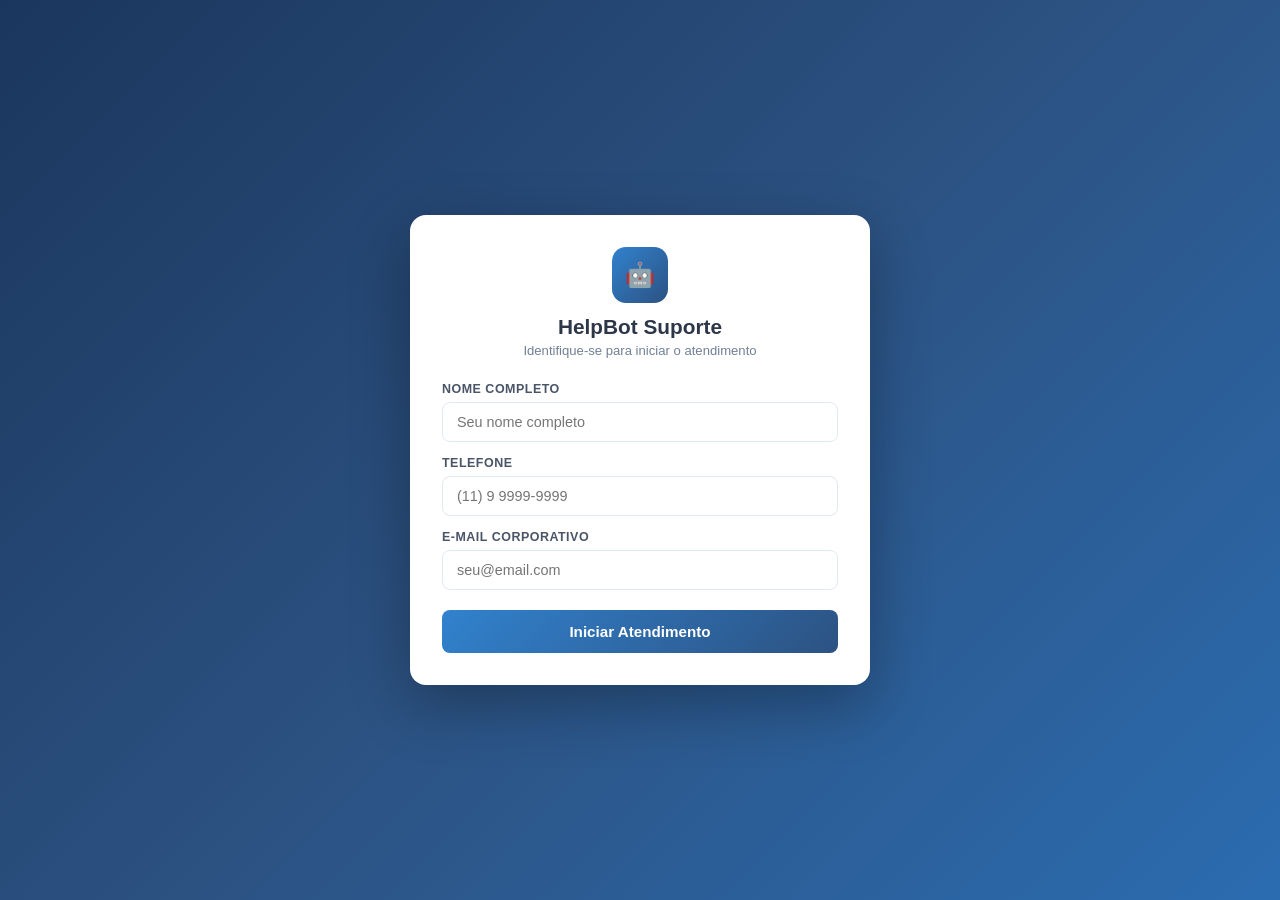
<file: frontend/index.html>
<!DOCTYPE html>
<html lang="pt-br">
<head>
    <meta charset="UTF-8">
    <title>Suporte Técnico | HelpBot</title>
    <style>
        * { box-sizing: border-box; margin: 0; padding: 0; }

        body {
            font-family: 'Segoe UI', sans-serif;
            background: linear-gradient(135deg, #1a365d 0%, #2c5282 50%, #2b6cb0 100%);
            min-height: 100vh;
            display: flex;
            justify-content: center;
            align-items: center;
        }

        .main-container {
            width: 100%;
            max-width: 460px;
            position: relative;
        }

        #login-screen {
            background: white;
            border-radius: 16px;
            padding: 32px;
            box-shadow: 0 20px 60px rgba(0,0,0,0.3);
            opacity: 1;
            transform: translateY(0);
            transition: opacity 0.5s ease, transform 0.5s ease;
        }

        #login-screen.fade-out {
            opacity: 0;
            transform: translateY(-20px);
            pointer-events: none;
        }

        .logo { text-align: center; margin-bottom: 24px; }
        .logo-icon {
            width: 56px; height: 56px;
            background: linear-gradient(135deg, #3182ce, #2c5282);
            border-radius: 14px;
            display: inline-flex;
            align-items: center;
            justify-content: center;
            font-size: 24px;
            margin-bottom: 12px;
        }
        .logo h2 { font-size: 1.3em; color: #2d3748; margin-bottom: 4px; }
        .logo p { font-size: 0.82em; color: #718096; }

        .form-group { margin-bottom: 14px; }
        .form-group label {
            display: block;
            font-size: 0.78em;
            font-weight: 600;
            color: #4a5568;
            text-transform: uppercase;
            letter-spacing: 0.5px;
            margin-bottom: 6px;
        }
        .form-group input {
            width: 100%;
            padding: 11px 14px;
            border: 1.5px solid #e2e8f0;
            border-radius: 8px;
            font-size: 0.9em;
            color: #2d3748;
            transition: border-color 0.2s, box-shadow 0.2s;
            outline: none;
        }
        .form-group input:focus {
            border-color: #3182ce;
            box-shadow: 0 0 0 3px rgba(49,130,206,0.15);
        }
        .campo-erro {
            color: #e53e3e;
            font-size: 0.75em;
            margin-top: 4px;
            display: none;
        }

        .btn-primary {
            width: 100%;
            padding: 13px;
            background: linear-gradient(135deg, #3182ce, #2c5282);
            color: white;
            border: none;
            border-radius: 8px;
            font-size: 0.95em;
            font-weight: 600;
            cursor: pointer;
            margin-top: 6px;
            transition: transform 0.15s, box-shadow 0.15s, opacity 0.15s;
        }
        .btn-primary:hover {
            transform: translateY(-2px);
            box-shadow: 0 8px 20px rgba(49,130,206,0.4);
            opacity: 0.92;
        }
        .btn-primary:active { transform: translateY(0); }

        #chat-container {
            background: white;
            border-radius: 16px;
            box-shadow: 0 20px 60px rgba(0,0,0,0.3);
            display: none;
            flex-direction: column;
            opacity: 0;
            transform: translateY(20px);
            transition: opacity 0.5s ease, transform 0.5s ease;
            overflow: hidden;
        }
        #chat-container.fade-in {
            opacity: 1;
            transform: translateY(0);
        }

        .chat-header {
            background: linear-gradient(135deg, #2c5282, #3182ce);
            padding: 16px 20px;
            color: white;
            display: flex;
            justify-content: space-between;
            align-items: center;
        }
        .chat-header-left { display: flex; align-items: center; gap: 10px; }
        .avatar {
            width: 36px; height: 36px;
            background: rgba(255,255,255,0.2);
            border-radius: 50%;
            display: flex;
            align-items: center;
            justify-content: center;
            font-size: 16px;
        }
        .chat-header h3 { font-size: 0.95em; margin-bottom: 2px; }
        .chat-header span { font-size: 0.75em; opacity: 0.8; }

        #status-bar {
            background: #f7fafc;
            padding: 8px 16px;
            font-size: 0.75em;
            color: #718096;
            border-bottom: 1px solid #edf2f7;
            display: flex;
            gap: 16px;
        }
        #status-bar strong { color: #2d3748; }

        #chat-window {
            height: 360px;
            overflow-y: auto;
            padding: 16px;
            display: flex;
            flex-direction: column;
            gap: 10px;
            scroll-behavior: smooth;
        }
        #chat-window::-webkit-scrollbar { width: 4px; }
        #chat-window::-webkit-scrollbar-thumb { background: #cbd5e0; border-radius: 99px; }

        .msg {
            padding: 10px 14px;
            border-radius: 14px;
            max-width: 85%;
            font-size: 0.88em;
            line-height: 1.5;
            animation: msgIn 0.25s ease;
        }
        @keyframes msgIn {
            from { opacity: 0; transform: translateY(8px); }
            to { opacity: 1; transform: translateY(0); }
        }
        .user {
            background: linear-gradient(135deg, #3182ce, #2c5282);
            color: white;
            align-self: flex-end;
            border-bottom-right-radius: 4px;
        }
        .bot {
            background: #f0f4f8;
            color: #2d3748;
            align-self: flex-start;
            border-bottom-left-radius: 4px;
        }

        .typing-indicator {
            display: flex;
            gap: 4px;
            padding: 12px 16px;
            background: #f0f4f8;
            border-radius: 14px;
            border-bottom-left-radius: 4px;
            align-self: flex-start;
            animation: msgIn 0.25s ease;
        }
        .typing-dot {
            width: 7px; height: 7px;
            background: #a0aec0;
            border-radius: 50%;
            animation: bounce 1.2s infinite;
        }
        .typing-dot:nth-child(2) { animation-delay: 0.2s; }
        .typing-dot:nth-child(3) { animation-delay: 0.4s; }
        @keyframes bounce {
            0%, 60%, 100% { transform: translateY(0); }
            30% { transform: translateY(-6px); }
        }

        .input-area {
            padding: 14px 16px;
            border-top: 1px solid #edf2f7;
            display: flex;
            gap: 10px;
            align-items: center;
        }
        #user-input {
            flex: 1;
            padding: 10px 14px;
            border: 1.5px solid #e2e8f0;
            border-radius: 24px;
            font-size: 0.88em;
            outline: none;
            transition: border-color 0.2s, box-shadow 0.2s;
        }
        #user-input:focus {
            border-color: #3182ce;
            box-shadow: 0 0 0 3px rgba(49,130,206,0.12);
        }
        #send-btn {
            width: 40px; height: 40px;
            background: linear-gradient(135deg, #3182ce, #2c5282);
            border: none;
            border-radius: 50%;
            cursor: pointer;
            display: flex;
            align-items: center;
            justify-content: center;
            transition: transform 0.15s, box-shadow 0.15s;
            flex-shrink: 0;
        }
        #send-btn:hover {
            transform: scale(1.1);
            box-shadow: 0 4px 12px rgba(49,130,206,0.4);
        }
        #send-btn svg { width: 18px; height: 18px; fill: white; }

        #encerrado-screen {
            display: none;
            flex-direction: column;
            align-items: center;
            justify-content: center;
            padding: 40px 32px;
            text-align: center;
            opacity: 0;
            transition: opacity 0.5s ease;
        }
        #encerrado-screen.fade-in { opacity: 1; }
        .encerrado-icon {
            width: 64px; height: 64px;
            border-radius: 50%;
            display: flex;
            align-items: center;
            justify-content: center;
            font-size: 28px;
            margin-bottom: 16px;
        }
        .icon-ok { background: #f0fff4; }
        .icon-tecnico { background: #fff5f5; }
        #encerrado-screen h3 { font-size: 1.1em; color: #2d3748; margin-bottom: 8px; }
        #encerrado-screen p { font-size: 0.85em; color: #718096; margin-bottom: 24px; line-height: 1.6; }
        .btn-nova {
            padding: 12px 32px;
            background: linear-gradient(135deg, #38a169, #276749);
            color: white;
            border: none;
            border-radius: 8px;
            font-size: 0.9em;
            font-weight: 600;
            cursor: pointer;
            transition: transform 0.15s, box-shadow 0.15s;
        }
        .btn-nova:hover {
            transform: translateY(-2px);
            box-shadow: 0 8px 20px rgba(56,161,105,0.4);
        }
    </style>
</head>
<body>

<div class="main-container">

    <!-- LOGIN -->
    <div id="login-screen">
        <div class="logo">
            <div class="logo-icon">🤖</div>
            <h2>HelpBot Suporte</h2>
            <p>Identifique-se para iniciar o atendimento</p>
        </div>

        <div class="form-group">
            <label>Nome completo</label>
            <input type="text" id="nome" placeholder="Seu nome completo" maxlength="60">
            <span class="campo-erro" id="nome-erro">Digite um nome válido (apenas letras e espaços, mínimo 3 caracteres).</span>
        </div>

        <div class="form-group">
            <label>Telefone</label>
            <input type="tel" id="telefone" placeholder="(11) 9 9999-9999" maxlength="16">
            <span class="campo-erro" id="tel-erro">Digite um telefone válido no formato (XX) 9 XXXX-XXXX.</span>
        </div>

        <div class="form-group">
            <label>E-mail corporativo</label>
            <input type="email" id="email" placeholder="seu@email.com">
            <span class="campo-erro" id="email-erro">Digite um e-mail válido.</span>
        </div>

        <button class="btn-primary" onclick="iniciarAtendimento()">Iniciar Atendimento</button>
    </div>

    <!-- CHAT -->
    <div id="chat-container">
        <div class="chat-header">
            <div class="chat-header-left">
                <div class="avatar">🤖</div>
                <div>
                    <h3>HelpBot</h3>
                    <span>Assistente de Suporte Técnico</span>
                </div>
            </div>
        </div>
        <div id="status-bar">
            <span>Protocolo: <strong id="prot-val">—</strong></span>
            <span>Status: <strong id="stat-val">—</strong></span>
        </div>
        <div id="chat-window"></div>
        <div class="input-area">
            <input type="text" id="user-input" placeholder="Descreva sua dúvida...">
            <button id="send-btn" onclick="enviarMensagem()" title="Enviar">
                <svg viewBox="0 0 24 24"><path d="M2 21l21-9L2 3v7l15 2-15 2v7z"/></svg>
            </button>
        </div>
        <div id="encerrado-screen">
            <div class="encerrado-icon" id="enc-icon"></div>
            <h3 id="enc-titulo"></h3>
            <p id="enc-msg"></p>
            <button class="btn-nova" onclick="reiniciarChat()">Nova Solicitação</button>
        </div>
    </div>

</div>

<script>
document.addEventListener('DOMContentLoaded', () => {

    // ── Máscara de telefone ──
    const tel = document.getElementById('telefone');
    tel.addEventListener('input', () => {
        let v = tel.value.replace(/\D/g, '').slice(0, 11);
        if (v.length <= 2) {
            v = v.replace(/^(\d{0,2})/, '($1');
        } else if (v.length <= 6) {
            v = v.replace(/^(\d{2})(\d{0,4})/, '($1) $2');
        } else if (v.length <= 10) {
            v = v.replace(/^(\d{2})(\d{4})(\d{0,4})/, '($1) $2-$3');
        } else {
            v = v.replace(/^(\d{2})(\d{1})(\d{4})(\d{0,4})/, '($1) $2 $3-$4');
        }
        tel.value = v;

        const erro = document.getElementById('tel-erro');
        const digitos = tel.value.replace(/\D/g, '');
        if (tel.value.length > 0 && digitos.length < 10) {
            erro.style.display = 'block';
            tel.style.borderColor = '#e53e3e';
        } else {
            erro.style.display = 'none';
            tel.style.borderColor = '#e2e8f0';
        }
    });

    // ── Validação de nome em tempo real ──
    const nomeInput = document.getElementById('nome');
    nomeInput.addEventListener('input', () => {
        const val = nomeInput.value.trim();
        const erro = document.getElementById('nome-erro');
        const regex = /^[a-zA-ZÀ-ÿ\s]{3,}$/;
        if (val.length > 0 && !regex.test(val)) {
            erro.style.display = 'block';
            nomeInput.style.borderColor = '#e53e3e';
        } else {
            erro.style.display = 'none';
            nomeInput.style.borderColor = '#e2e8f0';
        }
    });

    // ── Validação de e-mail em tempo real ──
    const emailInput = document.getElementById('email');
    emailInput.addEventListener('input', () => {
        const val = emailInput.value.trim();
        const erro = document.getElementById('email-erro');
        const valido = val.includes('@') && val.includes('.') && val.length > 5;
        if (val.length > 0 && !valido) {
            erro.style.display = 'block';
            emailInput.style.borderColor = '#e53e3e';
        } else {
            erro.style.display = 'none';
            emailInput.style.borderColor = '#e2e8f0';
        }
    });

    // ── Enter para enviar ──
    document.getElementById('user-input').addEventListener('keydown', e => {
        if (e.key === 'Enter') enviarMensagem();
    });

});
</script>
<script src="chat.js"></script>
</body>
</html>
</file>
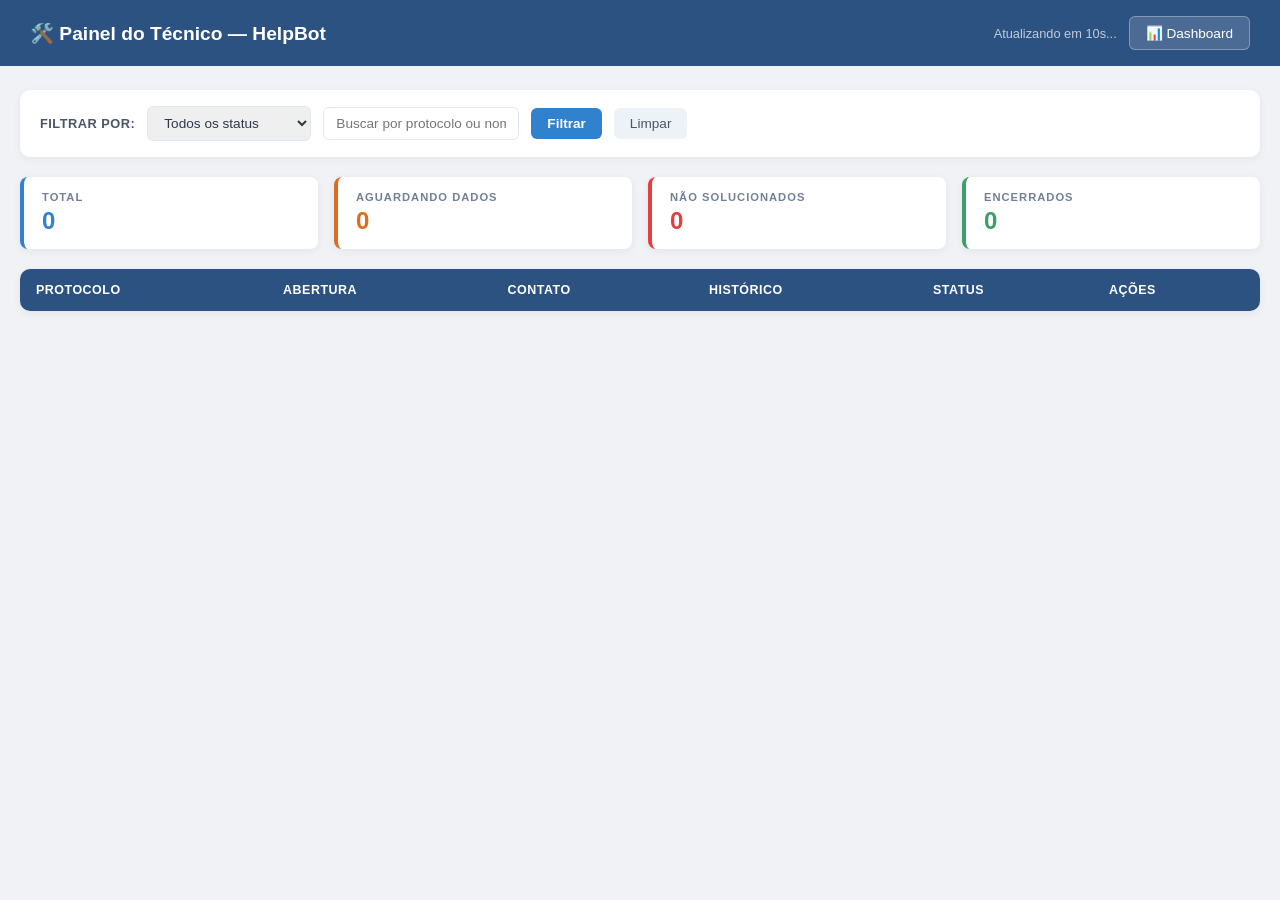
<file: frontend/admin.html>
<!DOCTYPE html>
<html lang="pt-br">
<head>
    <meta charset="UTF-8">
    <title>Painel do Técnico | HelpBot</title>
    <style>
        * { box-sizing: border-box; margin: 0; padding: 0; }

        body {
            font-family: 'Segoe UI', sans-serif;
            background: #f0f2f5;
            color: #2d3748;
        }

        header {
            background: #2c5282;
            color: white;
            padding: 16px 30px;
            display: flex;
            justify-content: space-between;
            align-items: center;
        }

        header h1 { font-size: 1.2em; }

        .header-actions { display: flex; gap: 12px; align-items: center; }

        .btn-dashboard {
            padding: 8px 16px;
            background: rgba(255,255,255,0.15);
            color: white;
            border: 1px solid rgba(255,255,255,0.3);
            border-radius: 6px;
            cursor: pointer;
            font-size: 0.85em;
            text-decoration: none;
            transition: background 0.2s;
        }

        .btn-dashboard:hover { background: rgba(255,255,255,0.25); }

        .refresh-text { font-size: 0.8em; opacity: 0.7; }

        .container { max-width: 1400px; margin: 24px auto; padding: 0 20px; }

        /* Filtros */
        .filtros {
            background: white;
            border-radius: 10px;
            padding: 16px 20px;
            box-shadow: 0 2px 8px rgba(0,0,0,0.06);
            margin-bottom: 20px;
            display: flex;
            gap: 12px;
            align-items: center;
            flex-wrap: wrap;
        }

        .filtros label {
            font-size: 0.8em;
            font-weight: 600;
            color: #4a5568;
            text-transform: uppercase;
            letter-spacing: 0.5px;
        }

        .filtros select, .filtros input {
            padding: 8px 12px;
            border: 1.5px solid #e2e8f0;
            border-radius: 6px;
            font-size: 0.85em;
            outline: none;
            color: #2d3748;
            transition: border-color 0.2s;
        }

        .filtros select:focus, .filtros input:focus {
            border-color: #3182ce;
        }

        .btn-filtro {
            padding: 8px 16px;
            background: #3182ce;
            color: white;
            border: none;
            border-radius: 6px;
            cursor: pointer;
            font-size: 0.85em;
            font-weight: 600;
            transition: background 0.2s;
        }

        .btn-filtro:hover { background: #2c5282; }

        .btn-limpar {
            padding: 8px 16px;
            background: #edf2f7;
            color: #4a5568;
            border: none;
            border-radius: 6px;
            cursor: pointer;
            font-size: 0.85em;
            transition: background 0.2s;
        }

        .btn-limpar:hover { background: #e2e8f0; }

        /* Stats */
        .stats-bar {
            display: flex;
            gap: 16px;
            margin-bottom: 20px;
        }

        .stat-card {
            background: white;
            padding: 14px 18px;
            border-radius: 8px;
            box-shadow: 0 2px 8px rgba(0,0,0,0.06);
            flex: 1;
            border-left: 4px solid #cbd5e0;
        }

        .stat-card h3 {
            font-size: 0.7em;
            color: #718096;
            text-transform: uppercase;
            letter-spacing: 1px;
            margin-bottom: 4px;
        }

        .stat-card p { font-size: 1.5em; font-weight: 700; }

        /* Tabela */
        .table-container {
            background: white;
            border-radius: 10px;
            box-shadow: 0 2px 8px rgba(0,0,0,0.06);
            overflow: hidden;
        }

        table { width: 100%; border-collapse: collapse; }

        th {
            background: #2c5282;
            color: white;
            padding: 14px 16px;
            font-size: 0.78em;
            text-transform: uppercase;
            letter-spacing: 0.5px;
            text-align: left;
        }

        td {
            padding: 14px 16px;
            border-bottom: 1px solid #edf2f7;
            font-size: 0.88em;
            vertical-align: top;
        }

        tbody tr {
            transition: background 0.2s;
        }

        tbody tr:hover td { background: #f7fafc; }

        /* Animação linha nova */
        @keyframes rowIn {
            from { opacity: 0; background: #ebf8ff; }
            to { opacity: 1; background: transparent; }
        }

        .row-nova { animation: rowIn 1.2s ease; }

        .status-badge {
            padding: 5px 10px;
            border-radius: 20px;
            font-size: 0.72em;
            font-weight: 700;
            text-transform: uppercase;
            display: inline-block;
            white-space: nowrap;
        }

        .status-encerrado { background: #f0fff4; color: #38a169; }
        .status-aguardando-dados { background: #fffaf0; color: #dd6b20; }
        .status-nao-solucionado { background: #fff5f5; color: #e53e3e; }
        .status-atendimento-inicial { background: #ebf8ff; color: #3182ce; }

        .protocol-tag {
            font-family: monospace;
            background: #edf2f7;
            padding: 2px 8px;
            border-radius: 4px;
            font-weight: 700;
            font-size: 0.9em;
        }

        .contact-info {
            background: #fff5f5;
            border: 1px solid #fed7d7;
            color: #c53030;
            padding: 6px 8px;
            border-radius: 6px;
            font-size: 0.82em;
            font-weight: 600;
        }

        pre {
            max-height: 100px;
            overflow-y: auto;
            background: #f8f9fa;
            padding: 8px;
            border-radius: 6px;
            font-size: 0.8em;
            border: 1px solid #e2e8f0;
            white-space: pre-wrap;
            font-family: inherit;
            color: #4a5568;
        }

        /* Ações */
        .acoes { display: flex; gap: 6px; flex-wrap: wrap; }

        .btn-acao {
            padding: 5px 10px;
            border: none;
            border-radius: 5px;
            font-size: 0.75em;
            font-weight: 600;
            cursor: pointer;
            transition: opacity 0.2s, transform 0.1s;
        }

        .btn-acao:hover { opacity: 0.85; transform: translateY(-1px); }
        .btn-encerrar { background: #f0fff4; color: #38a169; border: 1px solid #9ae6b4; }
        .btn-editar { background: #ebf8ff; color: #3182ce; border: 1px solid #90cdf4; }

        /* Modal edição */
        .modal-overlay {
            display: none;
            position: fixed;
            inset: 0;
            background: rgba(0,0,0,0.5);
            z-index: 100;
            align-items: center;
            justify-content: center;
        }

        .modal-overlay.ativo { display: flex; }

        .modal {
            background: white;
            border-radius: 12px;
            padding: 28px;
            width: 100%;
            max-width: 460px;
            box-shadow: 0 20px 60px rgba(0,0,0,0.3);
            animation: modalIn 0.25s ease;
        }

        @keyframes modalIn {
            from { opacity: 0; transform: scale(0.95); }
            to { opacity: 1; transform: scale(1); }
        }

        .modal h3 { font-size: 1em; margin-bottom: 16px; color: #2d3748; }

        .modal label {
            display: block;
            font-size: 0.8em;
            font-weight: 600;
            color: #4a5568;
            margin-bottom: 4px;
            margin-top: 12px;
        }

        .modal input, .modal select, .modal textarea {
            width: 100%;
            padding: 9px 12px;
            border: 1.5px solid #e2e8f0;
            border-radius: 6px;
            font-size: 0.88em;
            outline: none;
            font-family: inherit;
        }

        .modal textarea { min-height: 80px; resize: vertical; }

        .modal-actions {
            display: flex;
            gap: 10px;
            margin-top: 20px;
        }

        .btn-salvar {
            flex: 1;
            padding: 10px;
            background: #3182ce;
            color: white;
            border: none;
            border-radius: 6px;
            font-weight: 600;
            cursor: pointer;
            transition: background 0.2s;
        }

        .btn-salvar:hover { background: #2c5282; }

        .btn-cancelar {
            padding: 10px 16px;
            background: #edf2f7;
            color: #4a5568;
            border: none;
            border-radius: 6px;
            cursor: pointer;
        }

        .empty-row td {
            text-align: center;
            padding: 50px;
            color: #a0aec0;
        }
    </style>
</head>
<body>

<header>
    <h1>🛠️ Painel do Técnico — HelpBot</h1>
    <div class="header-actions">
        <span class="refresh-text" id="timer">Atualizando em 10s...</span>
        <a href="dashboard.html" class="btn-dashboard">📊 Dashboard</a>
    </div>
</header>

<div class="container">

    <!-- Filtros -->
    <div class="filtros">
        <label>Filtrar por:</label>
        <select id="filtro-status">
            <option value="">Todos os status</option>
            <option value="ATENDIMENTO INICIAL">Em Atendimento</option>
            <option value="AGUARDANDO DADOS">Aguardando Dados</option>
            <option value="NÃO SOLUCIONADO">Não Solucionado</option>
            <option value="ENCERRADO">Encerrado</option>
        </select>
        <input type="text" id="filtro-busca" placeholder="Buscar por protocolo ou nome...">
        <button class="btn-filtro" onclick="aplicarFiltros()">Filtrar</button>
        <button class="btn-limpar" onclick="limparFiltros()">Limpar</button>
    </div>

    <!-- Stats -->
    <div class="stats-bar">
        <div class="stat-card" style="border-left-color:#3182ce">
            <h3>Total</h3>
            <p id="count-total" style="color:#3182ce">0</p>
        </div>
        <div class="stat-card" style="border-left-color:#dd6b20">
            <h3>Aguardando Dados</h3>
            <p id="count-dados" style="color:#dd6b20">0</p>
        </div>
        <div class="stat-card" style="border-left-color:#e53e3e">
            <h3>Não Solucionados</h3>
            <p id="count-falhas" style="color:#e53e3e">0</p>
        </div>
        <div class="stat-card" style="border-left-color:#38a169">
            <h3>Encerrados</h3>
            <p id="count-enc" style="color:#38a169">0</p>
        </div>
    </div>

    <!-- Tabela -->
    <div class="table-container">
        <table>
            <thead>
                <tr>
                    <th>Protocolo</th>
                    <th>Abertura</th>
                    <th>Contato</th>
                    <th>Histórico</th>
                    <th>Status</th>
                    <th>Ações</th>
                </tr>
            </thead>
            <tbody id="tabela-corpo"></tbody>
        </table>
    </div>
</div>

<!-- Modal de edição -->
<div class="modal-overlay" id="modal-overlay">
    <div class="modal">
        <h3>✏️ Editar Chamado</h3>
        <input type="hidden" id="modal-protocolo">
        <label>Status</label>
        <select id="modal-status">
            <option value="ATENDIMENTO INICIAL">Em Atendimento</option>
            <option value="AGUARDANDO DADOS">Aguardando Dados</option>
            <option value="NÃO SOLUCIONADO">Não Solucionado</option>
            <option value="ENCERRADO">Encerrado</option>
        </select>
        <label>Dados do usuário</label>
        <input type="text" id="modal-dados" placeholder="NOME: ... | TEL: ... | EMAIL: ...">
        <label>Adicionar observação ao histórico</label>
        <textarea id="modal-obs" placeholder="Observação do técnico..."></textarea>
        <div class="modal-actions">
            <button class="btn-cancelar" onclick="fecharModal()">Cancelar</button>
            <button class="btn-salvar" onclick="salvarEdicao()">Salvar</button>
        </div>
    </div>
</div>

<script>
    let todosOsChamados = [];
    let protocolosConhecidos = new Set();
    let segundos = 10;

    async function buscarChamados() {
        try {
            const res = await fetch('http://127.0.0.1:8001/chamados');
            todosOsChamados = await res.json();
            renderizar(todosOsChamados);
        } catch (e) {
            console.error("Erro:", e);
        }
    }

    function renderizar(chamados) {
        document.getElementById('count-total').innerText = chamados.length;
        document.getElementById('count-dados').innerText = chamados.filter(c => c.status === 'AGUARDANDO DADOS').length;
        document.getElementById('count-falhas').innerText = chamados.filter(c => c.status === 'NÃO SOLUCIONADO').length;
        document.getElementById('count-enc').innerText = chamados.filter(c => c.status === 'ENCERRADO').length;

        const tabela = document.getElementById('tabela-corpo');
        tabela.innerHTML = '';

        if (chamados.length === 0) {
            tabela.innerHTML = '<tr class="empty-row"><td colspan="6">Nenhum chamado encontrado.</td></tr>';
            return;
        }

        chamados.forEach(c => {
            const isNovo = !protocolosConhecidos.has(c.protocolo);
            if (isNovo) protocolosConhecidos.add(c.protocolo);

            const statusSlug = c.status.toLowerCase().replace(/\s+/g, '-').replace(/[ãõ]/g, 'a');
            const contatoHTML = c.dados_usuario
                ? `<div class="contact-info">${c.dados_usuario}</div>`
                : `<span style="color:#cbd5e0;font-style:italic">Pendente...</span>`;

            const tr = document.createElement('tr');
            if (isNovo) tr.classList.add('row-nova');

            tr.innerHTML = `
                <td><span class="protocol-tag">#${c.protocolo}</span></td>
                <td>${c.data_criacao || '—'}</td>
                <td>${contatoHTML}</td>
                <td><pre>${c.historico || ''}</pre></td>
                <td><span class="status-badge status-${statusSlug}">${c.status}</span></td>
                <td>
                    <div class="acoes">
                        ${c.status !== 'ENCERRADO' ? `<button class="btn-acao btn-encerrar" onclick="encerrarChamado('${c.protocolo}')">✅ Encerrar</button>` : ''}
                        <button class="btn-acao btn-editar" onclick="abrirModal('${c.protocolo}', '${c.status}', \`${(c.dados_usuario||'').replace(/`/g,"'")}\`)">✏️ Editar</button>
                    </div>
                </td>
            `;
            tabela.appendChild(tr);
        });
    }

    function aplicarFiltros() {
        const status = document.getElementById('filtro-status').value;
        const busca = document.getElementById('filtro-busca').value.toLowerCase();

        const filtrados = todosOsChamados.filter(c => {
            const matchStatus = !status || c.status === status;
            const matchBusca = !busca ||
                c.protocolo.toLowerCase().includes(busca) ||
                (c.dados_usuario || '').toLowerCase().includes(busca);
            return matchStatus && matchBusca;
        });

        renderizar(filtrados);
    }

    function limparFiltros() {
        document.getElementById('filtro-status').value = '';
        document.getElementById('filtro-busca').value = '';
        renderizar(todosOsChamados);
    }

    async function encerrarChamado(protocolo) {
        if (!confirm(`Encerrar o chamado #${protocolo}?`)) return;
        try {
            await fetch(`http://127.0.0.1:8001/chamados/${protocolo}/encerrar`, { method: 'POST' });
            buscarChamados();
        } catch (e) {
            alert("Erro ao encerrar chamado. Verifique se a rota existe no backend.");
        }
    }

    function abrirModal(protocolo, status, dados) {
        document.getElementById('modal-protocolo').value = protocolo;
        document.getElementById('modal-status').value = status;
        document.getElementById('modal-dados').value = dados;
        document.getElementById('modal-obs').value = '';
        document.getElementById('modal-overlay').classList.add('ativo');
    }

    function fecharModal() {
        document.getElementById('modal-overlay').classList.remove('ativo');
    }

    async function salvarEdicao() {
        const protocolo = document.getElementById('modal-protocolo').value;
        const status = document.getElementById('modal-status').value;
        const dados = document.getElementById('modal-dados').value;
        const obs = document.getElementById('modal-obs').value;

        try {
            await fetch(`https://helpbot-vcul.onrender.com/${protocolo}`, {
                method: 'PUT',
                headers: { 'Content-Type': 'application/json' },
                body: JSON.stringify({ status, dados_usuario: dados, observacao: obs })
            });
            fecharModal();
            buscarChamados();
        } catch (e) {
            alert("Erro ao salvar. Verifique se as rotas existem no backend.");
        }
    }

    // Auto-refresh
    setInterval(() => {
        segundos--;
        document.getElementById('timer').innerText = `Atualizando em ${segundos}s...`;
        if (segundos <= 0) {
            segundos = 10;
            buscarChamados();
        }
    }, 1000);

    buscarChamados();
</script>
</body>
</html>
</file>
